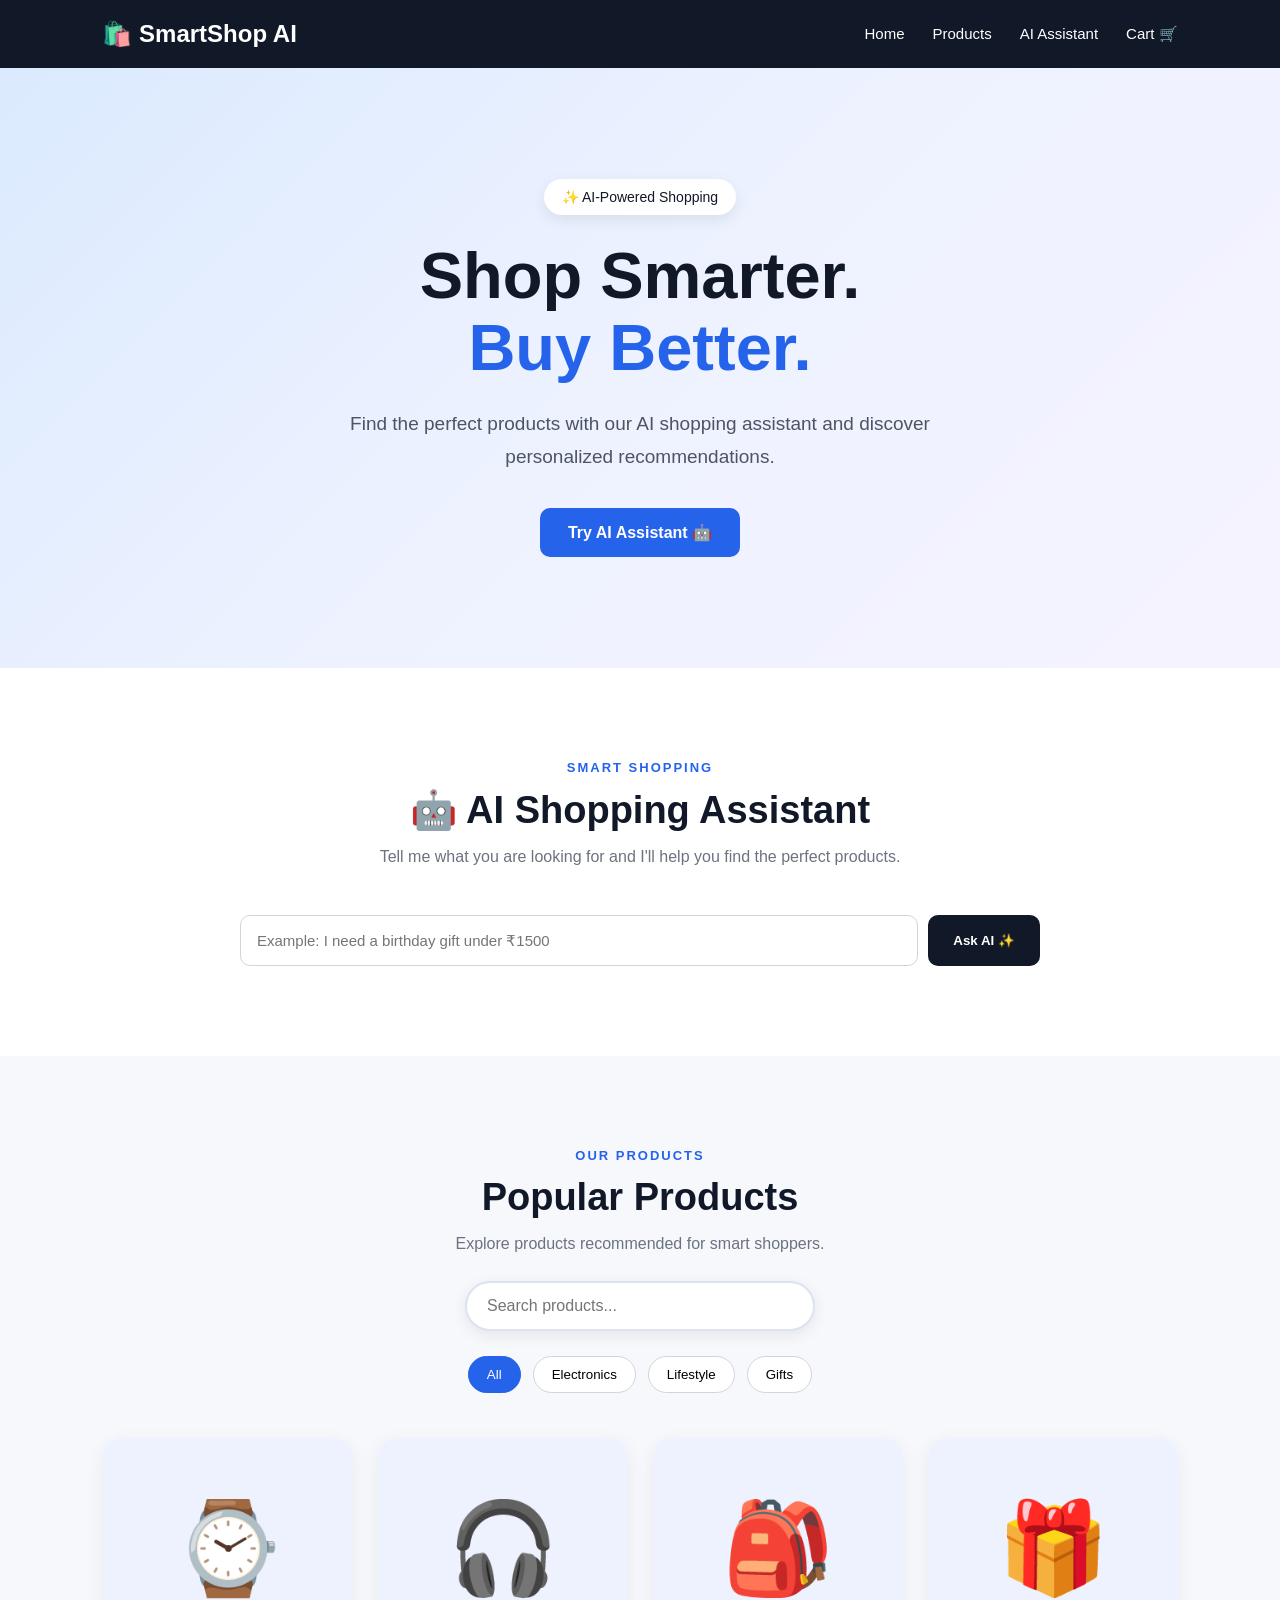
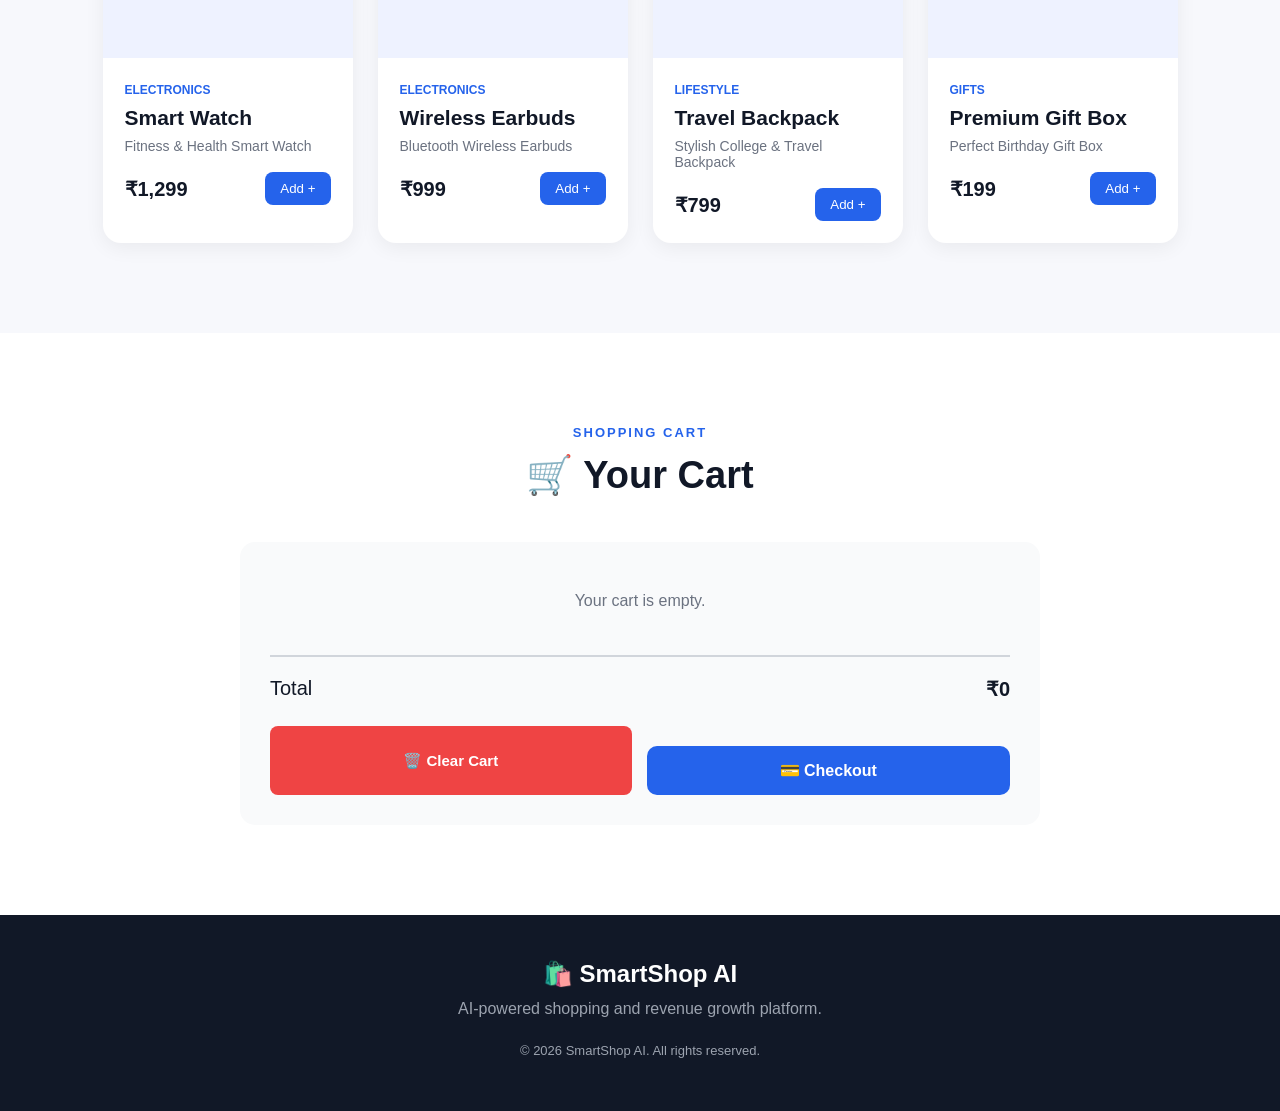
<file: index.html>
<!DOCTYPE html>
<html lang="en">

<head>
    <meta charset="UTF-8">
    <meta name="viewport" content="width=device-width, initial-scale=1.0">

    <title>SmartShop AI</title>

    <link rel="stylesheet" href="style.css">
</head>

<body>

    <!-- NAVBAR -->
    <header>

        <div class="logo">
            🛍️ SmartShop AI
        </div>

        <nav>
    <a href="index.html">Home</a>
    <a href="products.html">Products</a>
    <a href="ai.html">AI Assistant</a>
    <a href="cart.html">Cart 🛒</a>
</nav>

    </header>


    <!-- HERO SECTION -->
    <section class="hero" id="home">

        <div class="hero-content">

            <span class="badge">
                ✨ AI-Powered Shopping
            </span>

            <h1>
                Shop Smarter.<br>
                <span>Buy Better.</span>
            </h1>

            <p>
                Find the perfect products with our AI shopping
                assistant and discover personalized recommendations.
            </p>

            <button onclick="scrollToAssistant()">
                Try AI Assistant 🤖
            </button>

        </div>

    </section>


    <!-- AI ASSISTANT -->
    <section class="assistant-section" id="assistant">

        <div class="section-heading">

            <span class="small-title">
                SMART SHOPPING
            </span>

            <h2>
                🤖 AI Shopping Assistant
            </h2>

            <p>
                Tell me what you are looking for and I'll help
                you find the perfect products.
            </p>

        </div>


        <div class="assistant-box">

            <input
                type="text"
                id="userQuery"
                placeholder="Example: I need a birthday gift under ₹1500"
            >

            <button onclick="askAI()">
                Ask AI ✨
            </button>

        </div>


        <div id="aiResponse" class="ai-response">
        </div>

    </section>


    <!-- PRODUCTS -->
    <section class="products-section" id="products">

        <div class="section-heading">

            <span class="small-title">
                OUR PRODUCTS
            </span>

            <h2>
                Popular Products
            </h2>

            <p>
                Explore products recommended for smart shoppers.
            </p>


            <!-- SEARCH BAR -->
            <div class="search-box">

                <input
                    type="text"
                    id="productSearch"
                    placeholder="Search products..."
                    onkeyup="searchProducts()"
                >

            </div>


            <!-- CATEGORY FILTER -->
            <div class="filter-box">

                <button
                    class="filter-btn active"
                    onclick="filterProducts('all')"
                >
                    All
                </button>

                <button
                    class="filter-btn"
                    onclick="filterProducts('Electronics')"
                >
                    Electronics
                </button>

                <button
                    class="filter-btn"
                    onclick="filterProducts('Lifestyle')"
                >
                    Lifestyle
                </button>

                <button
                    class="filter-btn"
                    onclick="filterProducts('Gifts')"
                >
                    Gifts
                </button>

            </div>

        </div>


        <!-- PRODUCT CONTAINER -->
        <div class="product-container">


            <!-- PRODUCT 1 -->
            <div
                class="product-card"
                data-category="Electronics"
            >

                <div class="product-image">
                    ⌚
                </div>

                <div class="product-info">

                    <span class="category">
                        Electronics
                    </span>

                    <h3>
                        Smart Watch
                    </h3>

                    <p>
                        Fitness & Health Smart Watch
                    </p>

                    <div class="price-row">

                        <strong>
                            ₹1,299
                        </strong>

                        <button
                            onclick="addToCart('Smart Watch',1299)"
                        >
                            Add +
                        </button>

                    </div>

                </div>

            </div>


            <!-- PRODUCT 2 -->
            <div
                class="product-card"
                data-category="Electronics"
            >

                <div class="product-image">
                    🎧
                </div>

                <div class="product-info">

                    <span class="category">
                        Electronics
                    </span>

                    <h3>
                        Wireless Earbuds
                    </h3>

                    <p>
                        Bluetooth Wireless Earbuds
                    </p>

                    <div class="price-row">

                        <strong>
                            ₹999
                        </strong>

                        <button
                            onclick="addToCart('Wireless Earbuds',999)"
                        >
                            Add +
                        </button>

                    </div>

                </div>

            </div>


            <!-- PRODUCT 3 -->
            <div
                class="product-card"
                data-category="Lifestyle"
            >

                <div class="product-image">
                    🎒
                </div>

                <div class="product-info">

                    <span class="category">
                        Lifestyle
                    </span>

                    <h3>
                        Travel Backpack
                    </h3>

                    <p>
                        Stylish College & Travel Backpack
                    </p>

                    <div class="price-row">

                        <strong>
                            ₹799
                        </strong>

                        <button
                            onclick="addToCart('Travel Backpack',799)"
                        >
                            Add +
                        </button>

                    </div>

                </div>

            </div>


            <!-- PRODUCT 4 -->
            <div
                class="product-card"
                data-category="Gifts"
            >

                <div class="product-image">
                    🎁
                </div>

                <div class="product-info">

                    <span class="category">
                        Gifts
                    </span>

                    <h3>
                        Premium Gift Box
                    </h3>

                    <p>
                        Perfect Birthday Gift Box
                    </p>

                    <div class="price-row">

                        <strong>
                            ₹199
                        </strong>

                        <button
                            onclick="addToCart('Premium Gift Box',199)"
                        >
                            Add +
                        </button>

                    </div>

                </div>

            </div>


        </div>

    </section>


    <!-- CART -->
    <section class="cart-section" id="cart">

        <div class="section-heading">

            <span class="small-title">
                SHOPPING CART
            </span>

            <h2>
                🛒 Your Cart
            </h2>

        </div>


        <div class="cart-box">

            <!-- CART ITEMS -->
            <div id="cartItems">

                <p class="empty-cart">
                    Your cart is empty.
                </p>

            </div>


            <!-- CART TOTAL -->
            <div class="cart-total">

                <span>
                    Total
                </span>

                <strong id="total">
                    ₹0
                </strong>

            </div>


            <!-- CART ACTIONS -->
            <div class="cart-actions">

                <button
                    class="clear-cart-btn"
                    onclick="clearCart()"
                >
                    🗑️ Clear Cart
                </button>


                <button
                    class="checkout-btn"
                    onclick="checkout()"
                >
                    💳 Checkout
                </button>

            </div>

        </div>

    </section>


    <!-- FOOTER -->
    <footer>

        <div class="footer-logo">
            🛍️ SmartShop AI
        </div>

        <p>
            AI-powered shopping and revenue growth platform.
        </p>

        <p class="copyright">
            © 2026 SmartShop AI. All rights reserved.
        </p>

    </footer>


    <script src="script.js"></script>

</body>

</html>
</file>
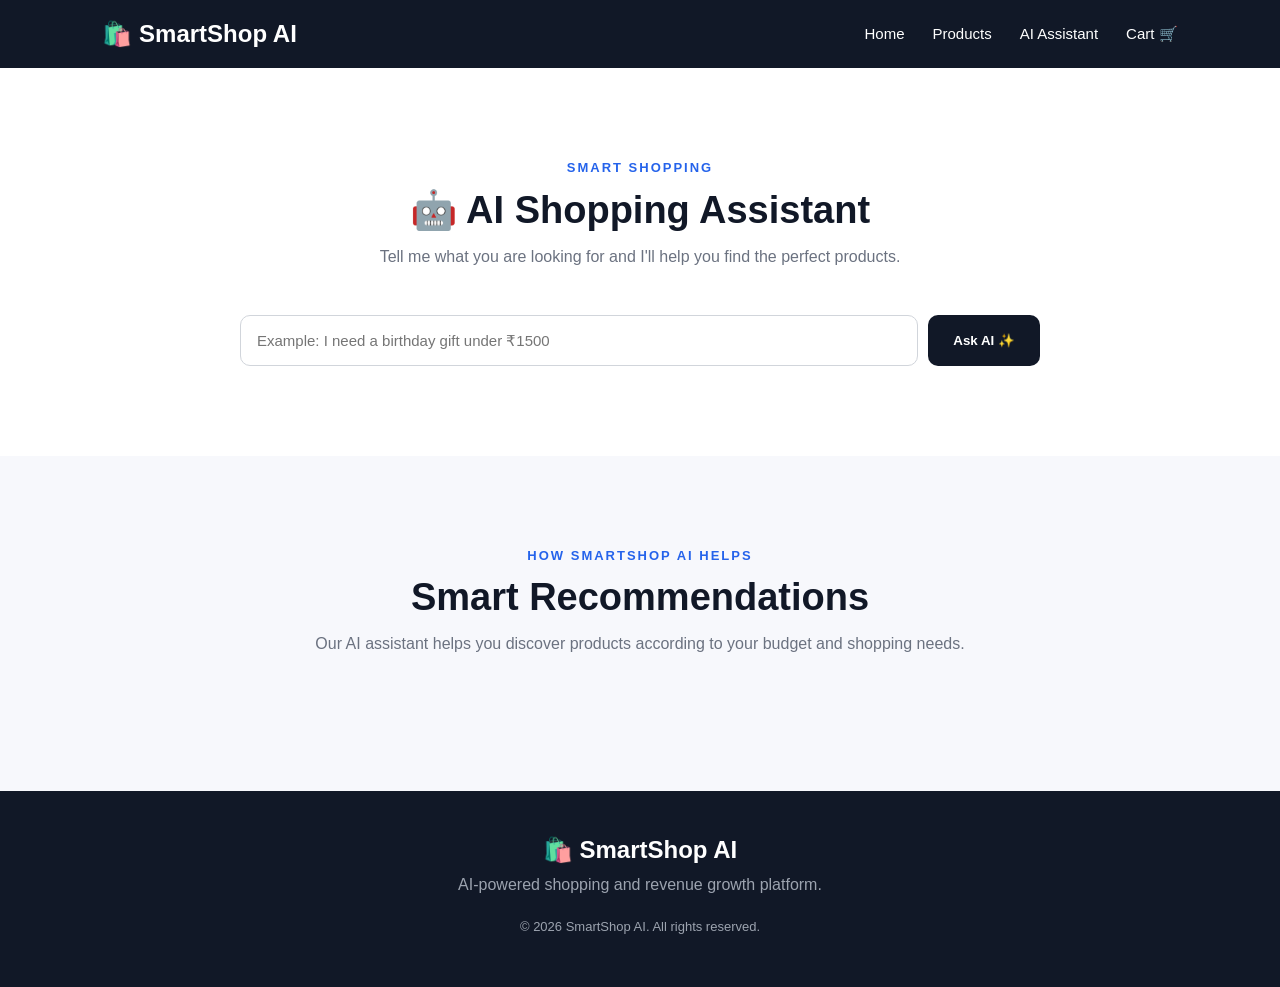
<file: ai.html>
<!DOCTYPE html>
<html lang="en">

<head>
    <meta charset="UTF-8">
    <meta name="viewport" content="width=device-width, initial-scale=1.0">

    <title>AI Assistant | SmartShop AI</title>

    <link rel="stylesheet" href="style.css">
</head>

<body>

    <!-- NAVBAR -->
    <header>

        <div class="logo">
            🛍️ SmartShop AI
        </div>

        <nav>
            <a href="index.html">Home</a>
            <a href="products.html">Products</a>
            <a href="ai.html">AI Assistant</a>
            <a href="cart.html">Cart 🛒</a>
        </nav>

    </header>


    <!-- AI ASSISTANT -->
    <section class="assistant-section">

        <div class="section-heading">

            <span class="small-title">
                SMART SHOPPING
            </span>

            <h2>
                🤖 AI Shopping Assistant
            </h2>

            <p>
                Tell me what you are looking for and I'll help
                you find the perfect products.
            </p>

        </div>


        <div class="assistant-box">

            <input
                type="text"
                id="userQuery"
                placeholder="Example: I need a birthday gift under ₹1500"
            >

            <button onclick="askAI()">
                Ask AI ✨
            </button>

        </div>


        <div id="aiResponse" class="ai-response">
        </div>

    </section>


    <!-- AI FEATURES -->
    <section class="products-section">

        <div class="section-heading">

            <span class="small-title">
                HOW SMARTSHOP AI HELPS
            </span>

            <h2>
                Smart Recommendations
            </h2>

            <p>
                Our AI assistant helps you discover products
                according to your budget and shopping needs.
            </p>

        </div>

    </section>


    <!-- FOOTER -->
    <footer>

        <div class="footer-logo">
            🛍️ SmartShop AI
        </div>

        <p>
            AI-powered shopping and revenue growth platform.
        </p>

        <p class="copyright">
            © 2026 SmartShop AI. All rights reserved.
        </p>

    </footer>


    <script src="script.js"></script>

</body>

</html>
</file>
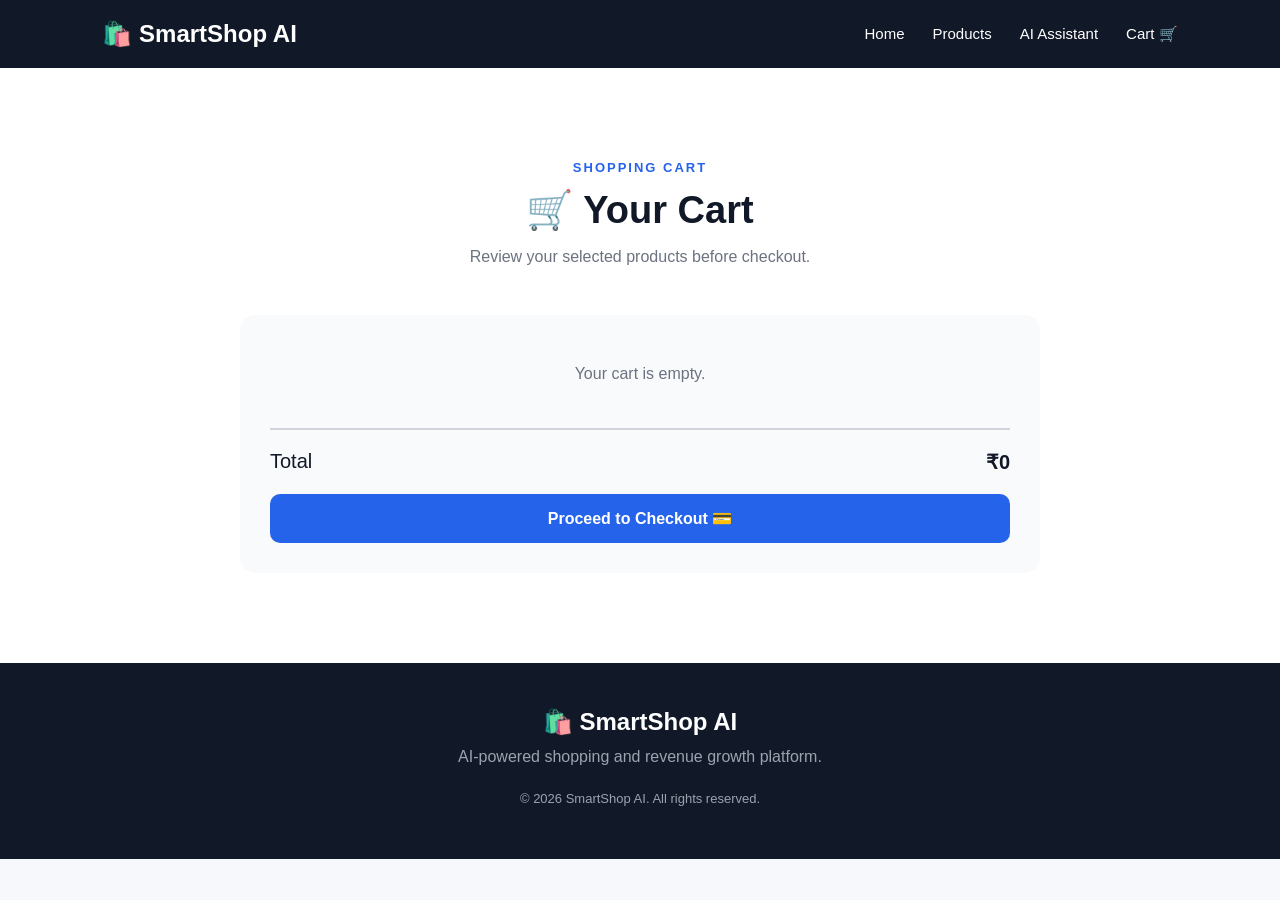
<file: cart.html>
<!DOCTYPE html>
<html lang="en">

<head>
    <meta charset="UTF-8">
    <meta name="viewport" content="width=device-width, initial-scale=1.0">

    <title>Cart | SmartShop AI</title>

    <link rel="stylesheet" href="style.css">
</head>

<body>

    <!-- NAVBAR -->
    <header>

        <div class="logo">
            🛍️ SmartShop AI
        </div>

        <nav>
            <a href="index.html">Home</a>
            <a href="products.html">Products</a>
            <a href="ai.html">AI Assistant</a>
            <a href="cart.html">Cart 🛒</a>
        </nav>

    </header>


    <!-- CART -->
    <section class="cart-section">

        <div class="section-heading">

            <span class="small-title">
                SHOPPING CART
            </span>

            <h2>
                🛒 Your Cart
            </h2>

            <p>
                Review your selected products before checkout.
            </p>

        </div>


        <div class="cart-box">

            <div id="cartItems">

                <p class="empty-cart">
                    Your cart is empty.
                </p>

            </div>


            <div class="cart-total">

                <span>
                    Total
                </span>

                <strong id="total">
                    ₹0
                </strong>

            </div>


            <!-- CHECKOUT BUTTON -->

            <button
                class="checkout-btn"
                onclick="goToCheckout()"
            >
                Proceed to Checkout 💳
            </button>

        </div>

    </section>


    <!-- FOOTER -->

    <footer>

        <div class="footer-logo">
            🛍️ SmartShop AI
        </div>

        <p>
            AI-powered shopping and revenue growth platform.
        </p>

        <p class="copyright">
            © 2026 SmartShop AI. All rights reserved.
        </p>

    </footer>


    <script src="script.js"></script>

</body>

</html>
</file>
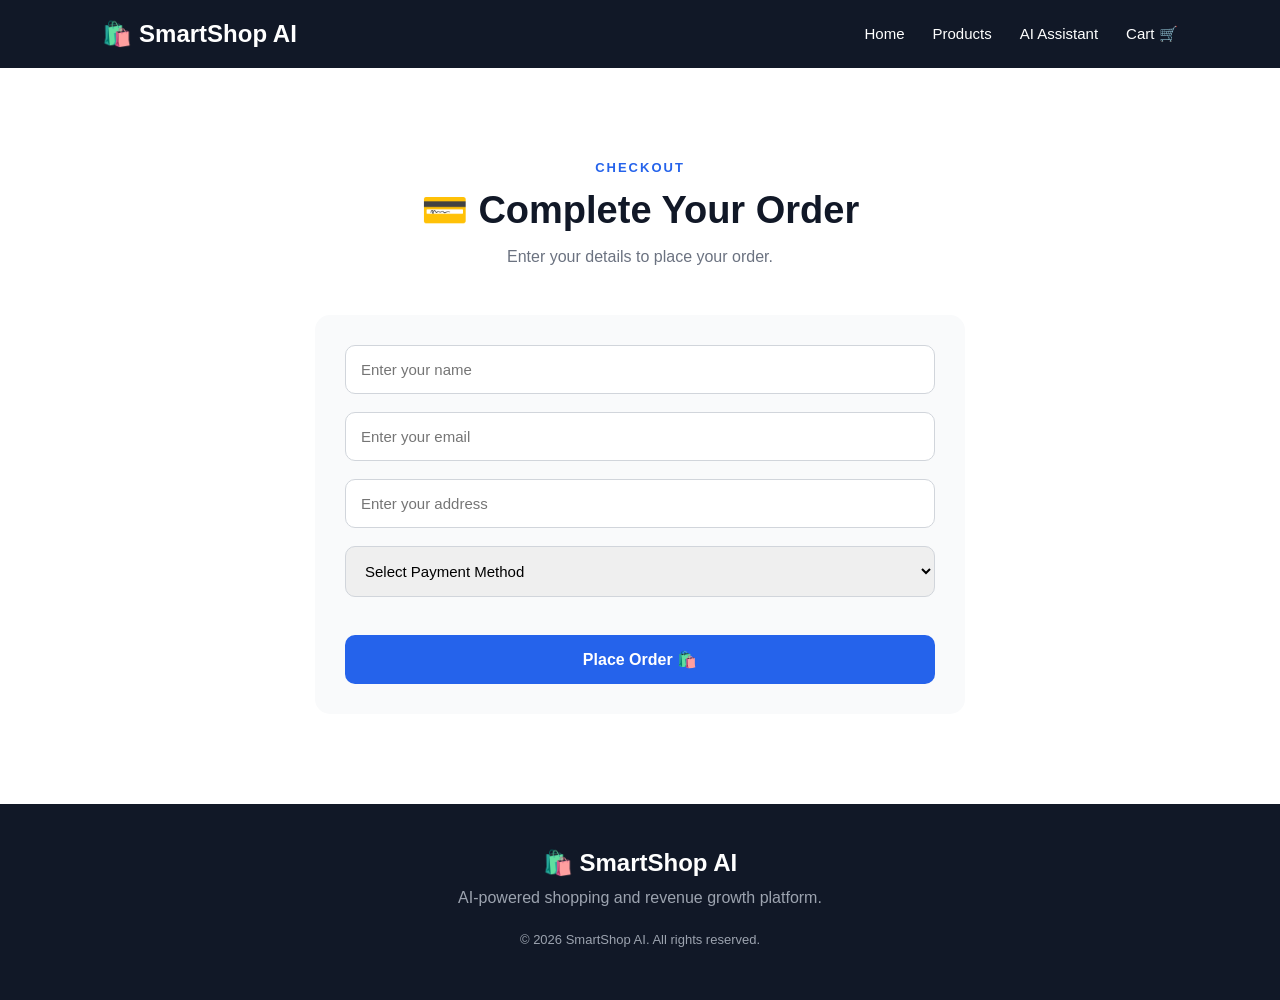
<file: checkout.html>
<!DOCTYPE html>
<html lang="en">

<head>
    <meta charset="UTF-8">
    <meta name="viewport" content="width=device-width, initial-scale=1.0">

    <title>Checkout | SmartShop AI</title>

    <link rel="stylesheet" href="style.css">
</head>

<body>

    <!-- NAVBAR -->

    <header>

        <div class="logo">
            🛍️ SmartShop AI
        </div>

        <nav>
            <a href="index.html">Home</a>
            <a href="products.html">Products</a>
            <a href="ai.html">AI Assistant</a>
            <a href="cart.html">Cart 🛒</a>
        </nav>

    </header>


    <!-- CHECKOUT SECTION -->

    <section class="cart-section">

        <div class="section-heading">

            <span class="small-title">
                CHECKOUT
            </span>

            <h2>
                💳 Complete Your Order
            </h2>

            <p>
                Enter your details to place your order.
            </p>

        </div>


        <div class="cart-box checkout-box">

            <form id="checkoutForm">

                <input
                    type="text"
                    id="customerName"
                    placeholder="Enter your name"
                    required
                >


                <input
                    type="email"
                    id="customerEmail"
                    placeholder="Enter your email"
                    required
                >


                <input
                    type="text"
                    id="customerAddress"
                    placeholder="Enter your address"
                    required
                >


                <select id="paymentMethod">

                    <option value="">
                        Select Payment Method
                    </option>

                    <option>
                        Cash on Delivery
                    </option>

                    <option>
                        UPI
                    </option>

                    <option>
                        Credit / Debit Card
                    </option>

                </select>


                <button
                    type="submit"
                    class="checkout-btn"
                >
                    Place Order 🛍️
                </button>

            </form>


            <div
                id="orderMessage"
                class="order-message"
            >
            </div>

        </div>

    </section>


    <!-- FOOTER -->

    <footer>

        <div class="footer-logo">
            🛍️ SmartShop AI
        </div>

        <p>
            AI-powered shopping and revenue growth platform.
        </p>

        <p class="copyright">
            © 2026 SmartShop AI. All rights reserved.
        </p>

    </footer>


    <script src="script.js"></script>

</body>

</html>
</file>
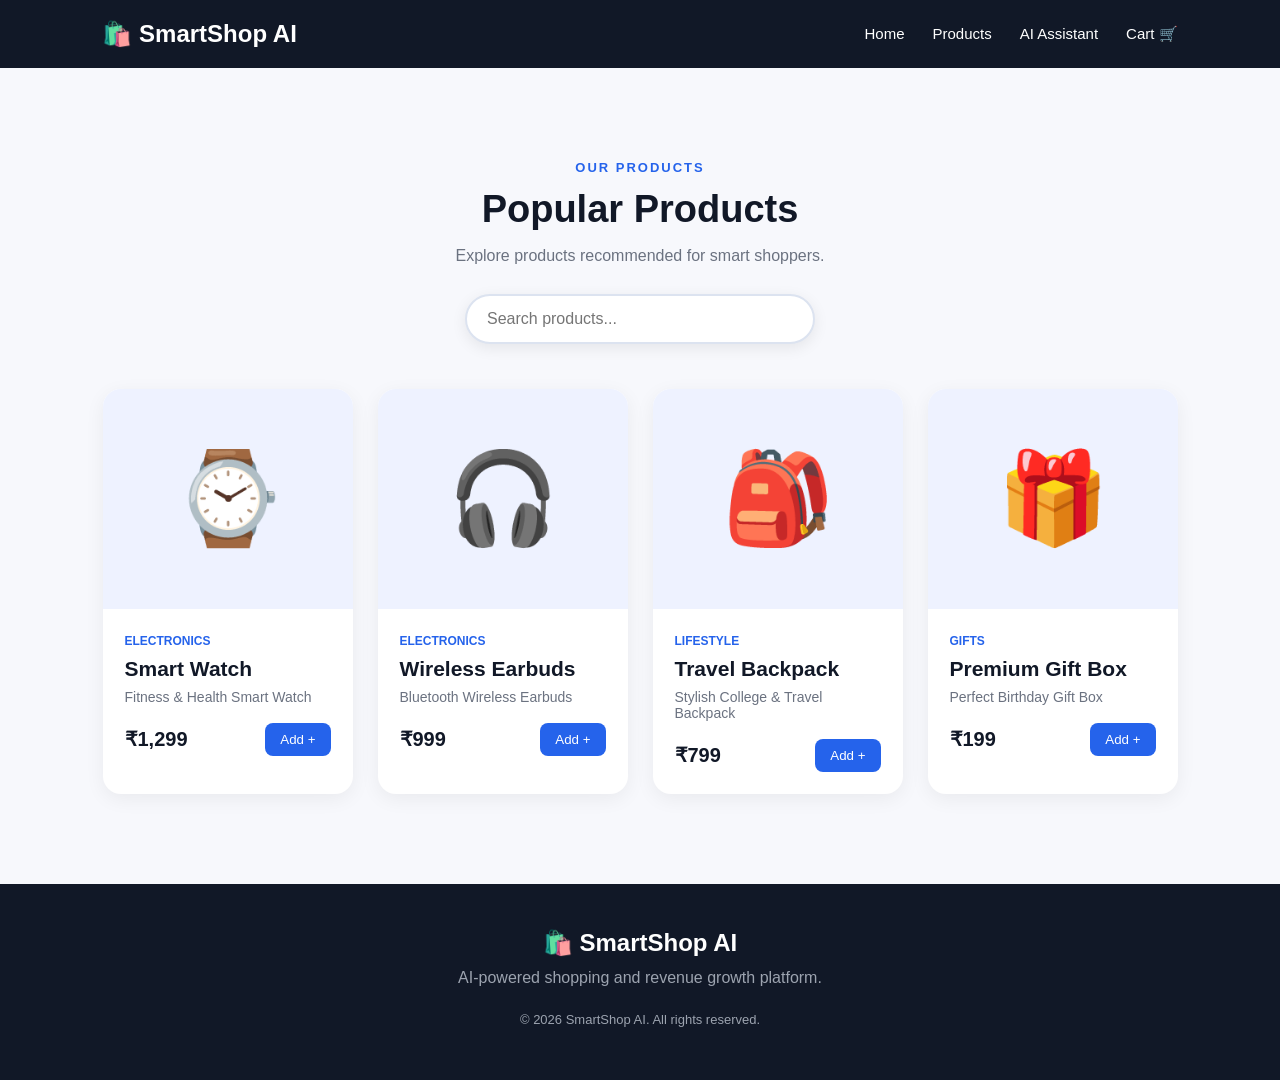
<file: products.html>
<!DOCTYPE html>
<html lang="en">

<head>
    <meta charset="UTF-8">
    <meta name="viewport" content="width=device-width, initial-scale=1.0">

    <title>Products | SmartShop AI</title>

    <link rel="stylesheet" href="style.css">
</head>

<body>

    <!-- NAVBAR -->
    <header>

        <div class="logo">
            🛍️ SmartShop AI
        </div>

        <nav>
            <a href="index.html">Home</a>
            <a href="products.html">Products</a>
            <a href="ai.html">AI Assistant</a>
            <a href="cart.html">Cart 🛒</a>
        </nav>

    </header>


    <!-- PRODUCTS SECTION -->
    <section class="products-section">

        <div class="section-heading">

            <span class="small-title">
                OUR PRODUCTS
            </span>

            <h2>
                Popular Products
            </h2>

            <p>
                Explore products recommended for smart shoppers.
            </p>


            <!-- SEARCH BAR -->
            <div class="search-box">

                <input
                    type="text"
                    id="productSearch"
                    placeholder="Search products..."
                    onkeyup="searchProducts()"
                >

            </div>

        </div>


        <!-- PRODUCT CONTAINER -->
        <div class="product-container">


            <!-- PRODUCT 1 -->
            <div class="product-card">

                <div class="product-image">
                    ⌚
                </div>

                <div class="product-info">

                    <span class="category">
                        Electronics
                    </span>

                    <h3>
                        Smart Watch
                    </h3>

                    <p>
                        Fitness & Health Smart Watch
                    </p>

                    <div class="price-row">

                        <strong>
                            ₹1,299
                        </strong>

                        <button onclick="addToCart('Smart Watch',1299)">
                            Add +
                        </button>

                    </div>

                </div>

            </div>


            <!-- PRODUCT 2 -->
            <div class="product-card">

                <div class="product-image">
                    🎧
                </div>

                <div class="product-info">

                    <span class="category">
                        Electronics
                    </span>

                    <h3>
                        Wireless Earbuds
                    </h3>

                    <p>
                        Bluetooth Wireless Earbuds
                    </p>

                    <div class="price-row">

                        <strong>
                            ₹999
                        </strong>

                        <button onclick="addToCart('Wireless Earbuds',999)">
                            Add +
                        </button>

                    </div>

                </div>

            </div>


            <!-- PRODUCT 3 -->
            <div class="product-card">

                <div class="product-image">
                    🎒
                </div>

                <div class="product-info">

                    <span class="category">
                        Lifestyle
                    </span>

                    <h3>
                        Travel Backpack
                    </h3>

                    <p>
                        Stylish College & Travel Backpack
                    </p>

                    <div class="price-row">

                        <strong>
                            ₹799
                        </strong>

                        <button onclick="addToCart('Travel Backpack',799)">
                            Add +
                        </button>

                    </div>

                </div>

            </div>


            <!-- PRODUCT 4 -->
            <div class="product-card">

                <div class="product-image">
                    🎁
                </div>

                <div class="product-info">

                    <span class="category">
                        Gifts
                    </span>

                    <h3>
                        Premium Gift Box
                    </h3>

                    <p>
                        Perfect Birthday Gift Box
                    </p>

                    <div class="price-row">

                        <strong>
                            ₹199
                        </strong>

                        <button onclick="addToCart('Premium Gift Box',199)">
                            Add +
                        </button>

                    </div>

                </div>

            </div>

        </div>

    </section>


    <!-- FOOTER -->
    <footer>

        <div class="footer-logo">
            🛍️ SmartShop AI
        </div>

        <p>
            AI-powered shopping and revenue growth platform.
        </p>

        <p class="copyright">
            © 2026 SmartShop AI. All rights reserved.
        </p>

    </footer>


    <script src="script.js"></script>

</body>

</html>
</file>
<file: style.css>
* {
    margin: 0;
    padding: 0;
    box-sizing: border-box;
}

html {
    scroll-behavior: smooth;
}

body {
    font-family: Arial, Helvetica, sans-serif;
    background: #f7f8fc;
    color: #111827;
}


/* NAVBAR */

header {
    width: 100%;
    padding: 20px 8%;

    display: flex;
    justify-content: space-between;
    align-items: center;

    background: #111827;

    position: sticky;
    top: 0;

    z-index: 1000;
}

.logo {
    color: white;
    font-size: 24px;
    font-weight: bold;
}

nav {
    display: flex;
    gap: 28px;
}

nav a {
    color: white;
    text-decoration: none;
    font-size: 15px;
    transition: 0.3s;
}

nav a:hover {
    color: #93c5fd;
}


/* CART COUNT */

#cartCount {
    background: #2563eb;
    color: white;

    padding: 3px 8px;
    border-radius: 50%;

    font-size: 12px;
    margin-left: 3px;
}


/* HERO */

.hero {
    min-height: 600px;

    display: flex;
    justify-content: center;
    align-items: center;

    text-align: center;

    padding: 80px 20px;

    background:
        linear-gradient(
            135deg,
            #dbeafe,
            #eef2ff,
            #f5f3ff
        );
}

.hero-content {
    max-width: 800px;
}

.badge {
    display: inline-block;

    background: white;

    padding: 10px 18px;

    border-radius: 30px;

    font-size: 14px;

    margin-bottom: 25px;

    box-shadow: 0 5px 15px rgba(0,0,0,0.08);
}

.hero h1 {
    font-size: 65px;

    line-height: 1.1;

    margin-bottom: 25px;
}

.hero h1 span {
    color: #2563eb;
}

.hero p {
    font-size: 19px;

    line-height: 1.7;

    color: #4b5563;

    max-width: 650px;

    margin: auto;
}

.hero button {
    margin-top: 35px;

    padding: 15px 28px;

    border: none;

    border-radius: 10px;

    background: #2563eb;

    color: white;

    font-size: 16px;

    font-weight: bold;

    cursor: pointer;

    transition: 0.3s;
}

.hero button:hover {
    transform: translateY(-3px);

    box-shadow:
        0 10px 25px
        rgba(37,99,235,0.3);
}


/* SECTION */

.assistant-section,
.products-section,
.cart-section {
    padding: 90px 8%;
}

.section-heading {
    text-align: center;

    max-width: 700px;

    margin: 0 auto 45px;
}

.small-title {
    color: #2563eb;

    font-size: 13px;

    font-weight: bold;

    letter-spacing: 2px;
}

.section-heading h2 {
    font-size: 38px;

    margin: 12px 0;
}

.section-heading p {
    color: #6b7280;

    line-height: 1.6;
}


/* AI ASSISTANT */

.assistant-section {
    background: white;
}

.assistant-box {
    max-width: 800px;

    margin: auto;

    display: flex;

    gap: 10px;
}

.assistant-box input {
    flex: 1;

    padding: 16px;

    border: 1px solid #d1d5db;

    border-radius: 10px;

    font-size: 15px;

    outline: none;
}

.assistant-box input:focus {
    border-color: #2563eb;
}

.assistant-box button {
    padding: 16px 25px;

    background: #111827;

    color: white;

    border: none;

    border-radius: 10px;

    cursor: pointer;

    font-weight: bold;
}

.ai-response {
    max-width: 800px;

    margin: 25px auto 0;

    padding: 25px;

    border-radius: 15px;

    background: #eff6ff;

    border: 1px solid #bfdbfe;

    display: none;

    line-height: 1.8;
}


/* PRODUCTS */

.products-section {
    background: #f7f8fc;
}

.product-container {
    max-width: 1200px;

    margin: auto;

    display: grid;

    grid-template-columns:
        repeat(auto-fit, minmax(250px, 250px));

    gap: 25px;

    justify-content: center;
}

.product-card {
    background: white;

    border-radius: 18px;

    overflow: hidden;

    box-shadow:
        0 5px 20px rgba(0,0,0,0.06);

    transition: 0.3s;
}

.product-card:hover {
    transform: translateY(-7px);

    box-shadow:
        0 15px 30px rgba(0,0,0,0.1);
}

.product-image {
    height: 220px;

    display: flex;

    justify-content: center;

    align-items: center;

    font-size: 90px;

    background: #eef2ff;
}

.product-info {
    padding: 22px;
}

.category {
    font-size: 12px;

    color: #2563eb;

    font-weight: bold;

    text-transform: uppercase;
}

.product-info h3 {
    font-size: 21px;

    margin: 8px 0;
}

.product-info p {
    color: #6b7280;

    font-size: 14px;

    margin-bottom: 18px;
}

.price-row {
    display: flex;

    justify-content: space-between;

    align-items: center;
}

.price-row strong {
    font-size: 20px;
}

.price-row button {
    background: #2563eb;

    color: white;

    border: none;

    padding: 9px 15px;

    border-radius: 8px;

    cursor: pointer;
}


/* SEARCH BAR */

.search-box {
    display: flex;

    justify-content: center;

    margin: 25px 0;
}

.search-box input {
    width: 350px;

    padding: 14px 20px;

    font-size: 16px;

    border: 2px solid #dce3f0;

    border-radius: 30px;

    outline: none;

    transition: 0.3s;

    box-shadow:
        0 4px 15px rgba(0,0,0,0.08);
}

.search-box input:focus {
    width: 420px;

    border-color: #2563eb;

    box-shadow:
        0 6px 20px
        rgba(37,99,235,0.25);
}


/* CATEGORY FILTER */

.filter-box {
    display: flex;

    justify-content: center;

    flex-wrap: wrap;

    gap: 12px;

    margin-top: 20px;
}

.filter-btn {
    padding: 10px 18px;

    border: 1px solid #d1d5db;

    background: white;

    border-radius: 25px;

    cursor: pointer;

    transition: 0.3s;
}

.filter-btn:hover,
.filter-btn.active {
    background: #2563eb;

    color: white;

    border-color: #2563eb;
}


/* NO PRODUCT */

#noProductMessage {
    grid-column: 1 / -1;

    text-align: center;

    font-size: 18px;

    color: #6b7280;

    padding: 40px;
}


/* CART */

.cart-section {
    background: white;
}

.cart-box {
    max-width: 800px;

    margin: auto;

    background: #f9fafb;

    border-radius: 15px;

    padding: 30px;
}

.empty-cart {
    text-align: center;

    color: #6b7280;

    padding: 20px;
}

.cart-item {
    display: flex;

    justify-content: space-between;

    align-items: center;

    gap: 15px;

    padding: 15px 0;

    border-bottom:
        1px solid #e5e7eb;
}


/* QUANTITY */

.quantity-box {
    display: flex;

    align-items: center;

    gap: 10px;
}

.quantity-btn {
    width: 30px;
    height: 30px;

    border: none;

    border-radius: 6px;

    background: #2563eb;

    color: white;

    font-size: 18px;

    cursor: pointer;
}

.quantity-number {
    min-width: 20px;

    text-align: center;

    font-weight: bold;
}


/* REMOVE */

.remove-btn {
    background: #ef4444;

    color: white;

    border: none;

    padding: 7px 12px;

    border-radius: 6px;

    cursor: pointer;
}


/* CART TOTAL */

.cart-total {
    display: flex;

    justify-content: space-between;

    margin-top: 25px;

    padding-top: 20px;

    border-top:
        2px solid #d1d5db;

    font-size: 20px;
}


/* CART ACTIONS */

.cart-actions {
    display: flex;

    gap: 15px;

    margin-top: 25px;
}

.clear-cart-btn,
.checkout-btn {
    flex: 1;

    padding: 14px;

    border: none;

    border-radius: 8px;

    color: white;

    font-size: 15px;

    font-weight: bold;

    cursor: pointer;
}

.clear-cart-btn {
    background: #ef4444;
}

.checkout-btn {
    background: #2563eb;
}


/* FOOTER */

footer {
    background: #111827;

    color: white;

    text-align: center;

    padding: 45px 20px;
}

.footer-logo {
    font-size: 24px;

    font-weight: bold;

    margin-bottom: 12px;
}

footer p {
    color: #9ca3af;

    margin: 8px;
}

.copyright {
    margin-top: 25px !important;

    font-size: 13px;
}


/* MOBILE */

@media (max-width: 700px) {

    header {
        flex-direction: column;

        gap: 15px;
    }

    nav {
        gap: 12px;

        flex-wrap: wrap;

        justify-content: center;
    }

    .hero h1 {
        font-size: 42px;
    }

    .assistant-box {
        flex-direction: column;
    }

    .assistant-box button {
        width: 100%;
    }

    .search-box input,
    .search-box input:focus {
        width: 100%;
    }

    .cart-actions {
        flex-direction: column;
    }

}
/* =========================
   CHECKOUT PAGE
========================= */

.checkout-box {
    max-width: 650px;
}


#checkoutForm {
    display: flex;
    flex-direction: column;
    gap: 18px;
}


#checkoutForm input,
#checkoutForm select {
    width: 100%;

    padding: 15px;

    border: 1px solid #d1d5db;

    border-radius: 10px;

    font-size: 15px;

    outline: none;
}


#checkoutForm input:focus,
#checkoutForm select:focus {
    border-color: #2563eb;

    box-shadow: 0 0 0 3px rgba(37, 99, 235, 0.1);
}


/* CHECKOUT BUTTON */

.checkout-btn {
    width: 100%;

    margin-top: 20px;

    padding: 15px;

    border: none;

    border-radius: 10px;

    background: #2563eb;

    color: white;

    font-size: 16px;

    font-weight: bold;

    cursor: pointer;

    transition: 0.3s;
}


.checkout-btn:hover {
    background: #1d4ed8;

    transform: translateY(-2px);
}


/* ORDER MESSAGE */

.order-message {
    display: none;

    margin-top: 25px;

    padding: 20px;

    text-align: center;

    border-radius: 10px;

    background: #dcfce7;

    color: #166534;

    font-size: 16px;

    line-height: 1.6;
}
</file>
